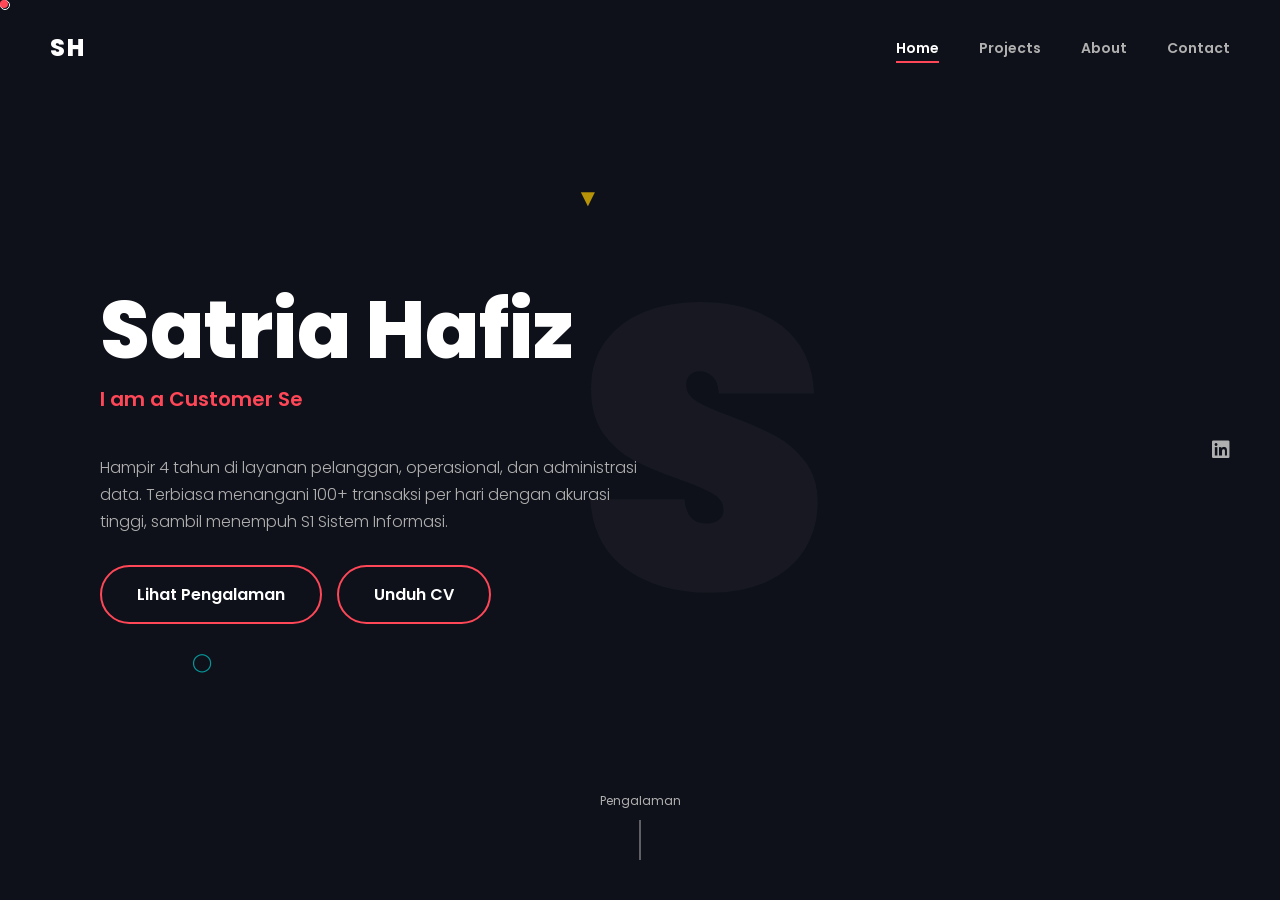
<file: index.html>
<!DOCTYPE html>
<html lang="id">
<head>
    <meta charset="UTF-8">
    <meta name="viewport" content="width=device-width, initial-scale=1.0">
    <title>Satria Hafiz | Customer Service & Operations</title>
    <meta name="description" content="Portofolio Satria Hafiz: pengalaman layanan pelanggan, operasional, dan administrasi data. Mahasiswa S1 Sistem Informasi, Universitas Terbuka.">
    <meta property="og:title" content="Satria Hafiz | Customer Service & Operations">
    <meta property="og:description" content="Hampir 4 tahun di layanan pelanggan, operasional, dan administrasi data.">
    <link rel="icon" href="data:image/svg+xml,<svg xmlns=%27http://www.w3.org/2000/svg%27 viewBox=%270 0 100 100%27><text y=%27.9em%27 font-size=%2790%27>S</text></svg>">
    
    <!-- Link ke Font (Poppins) -->
    <link href="https://fonts.googleapis.com/css2?family=Poppins:wght@300;600;800&display=swap" rel="stylesheet">
    
    <!-- Link ke Icon (FontAwesome) -->
    <link rel="stylesheet" href="https://cdnjs.cloudflare.com/ajax/libs/font-awesome/6.0.0/css/all.min.css">
    
    <!-- Link ke File CSS-->
    <link rel="stylesheet" href="style.css">
</head>
<body>

    <!-- Kursor Kustom (Lingkaran kecil) -->
    <div class="cursor"></div>
    <div class="cursor2"></div>

    <!-- Navigasi -->
    <header>
        <a href="index.html" class="logo hover-trigger">SH</a>
        <nav>
            <ul>
                <!-- class "hover-trigger" -->
                <li><a href="index.html" class="hover-trigger active">Home</a></li>
                <li><a href="projects.html" class="hover-trigger">Projects</a></li>
                <li><a href="about.html" class="hover-trigger">About</a></li>
                <li><a href="contact.html" class="hover-trigger">Contact</a></li>
            </ul>
        </nav>
    </header>

    <!-- Elemen Dekorasi Background -->
    <div class="bg-letter" id="parallax-letter">S</div>
    <div class="shape shape-triangle">▼</div>
    <div class="shape shape-circle">◯</div>

    <!-- Konten Utama -->
    <div class="hero">
        <h1 class="hover-trigger">Satria Hafiz</h1>
        <!-- Efek mengetik -->
        <p>I am a <span class="typing-text"></span></p>
        <p class="tagline">Hampir 4 tahun di layanan pelanggan, operasional, dan administrasi data. Terbiasa menangani 100+ transaksi per hari dengan akurasi tinggi, sambil menempuh S1 Sistem Informasi.</p>
        
        <div class="btn-row">
            <a href="projects.html" class="btn hover-trigger">Lihat Pengalaman</a>
            <a href="cv-satria.pdf" target="_blank" download class="btn hover-trigger">Unduh CV</a>
        </div>
    </div>

    <!-- Sidebar Sosmed -->
    <div class="sidebar">
        <a href="https://www.linkedin.com/in/satria-hafiz-3870493a2/" target="_blank" class="hover-trigger"><i class="fab fa-linkedin"></i></a>
    </div>

    <!-- Indikator Scroll -->
    <a href="projects.html" class="scroll-down hover-trigger">
        Pengalaman
        <div class="line"></div>
    </a>

    <!-- Link ke File Javascript -->
    <script src="script.js"></script>
</body>
</html>
</file>
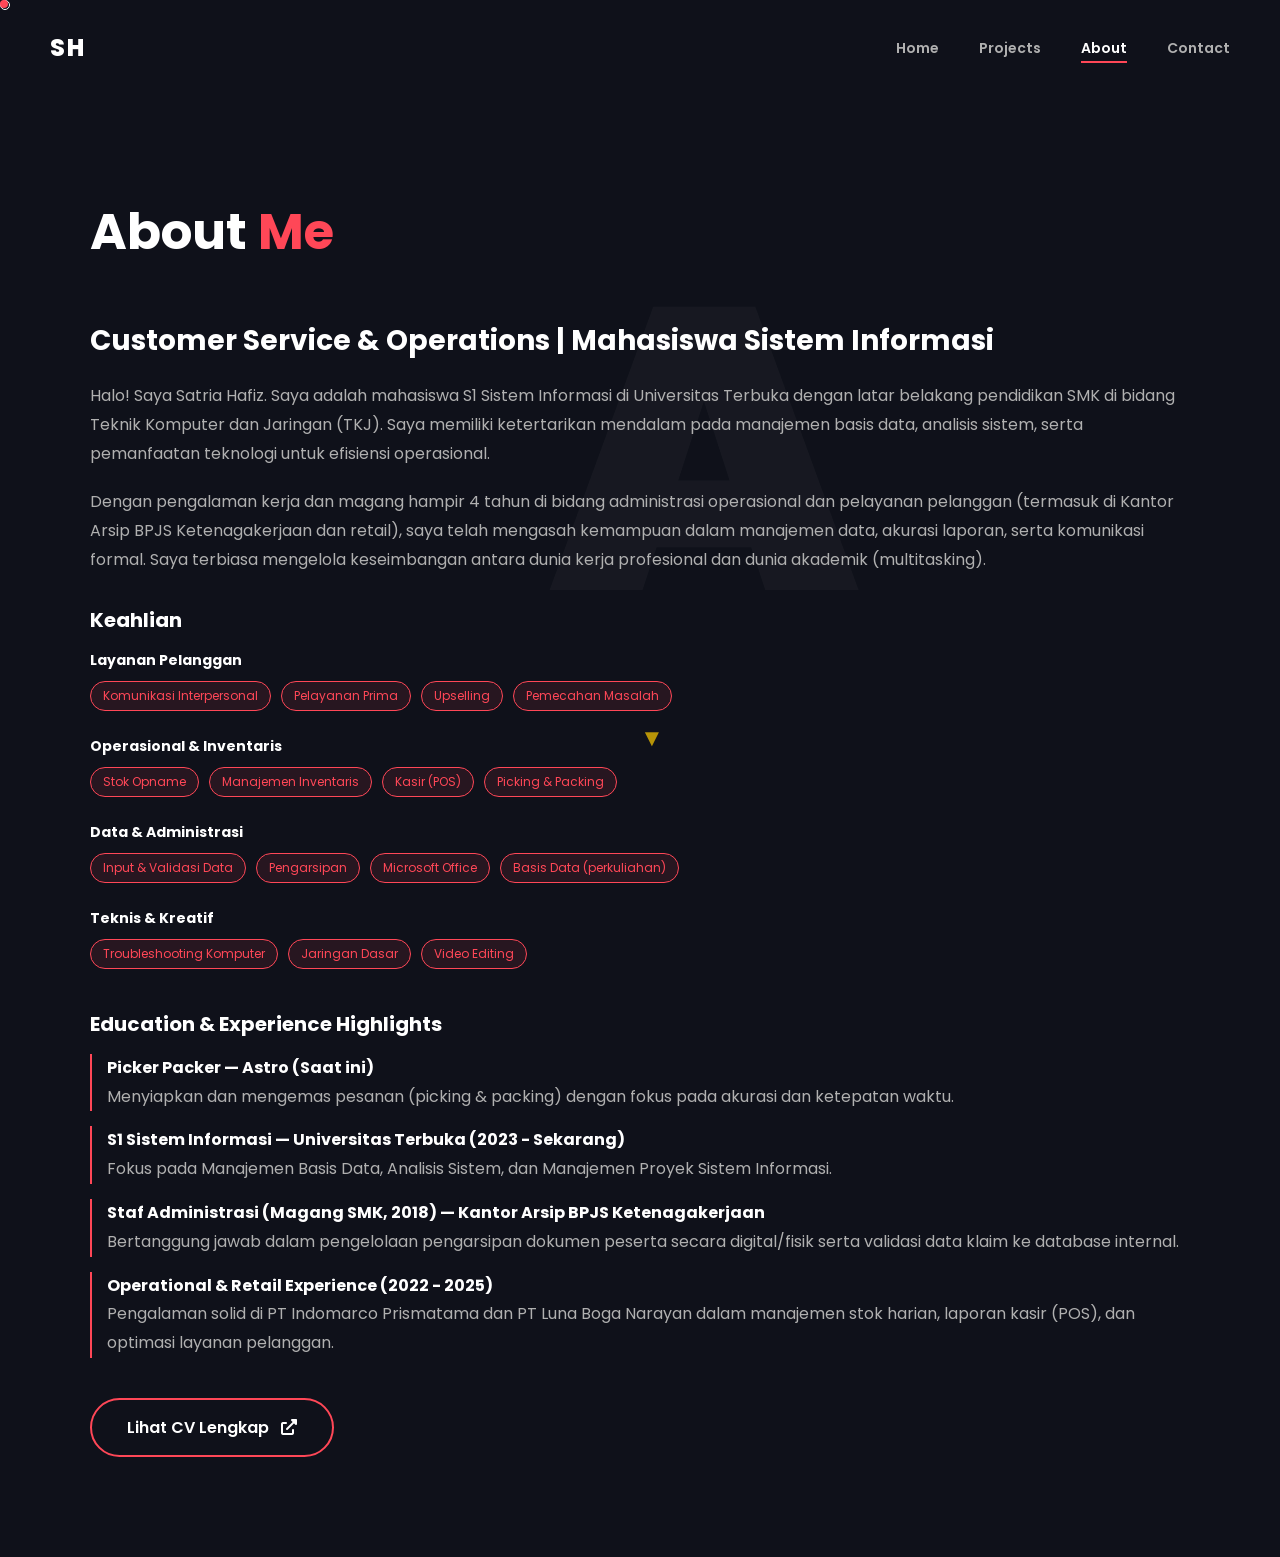
<file: about.html>
<!DOCTYPE html>
<html lang="id">
<head>
    <meta charset="UTF-8">
    <meta name="viewport" content="width=device-width, initial-scale=1.0">
    <title>About - Satria Hafiz</title>
    <link href="https://fonts.googleapis.com/css2?family=Poppins:wght@300;600;800&display=swap" rel="stylesheet">
    <link rel="stylesheet" href="https://cdnjs.cloudflare.com/ajax/libs/font-awesome/6.0.0/css/all.min.css">
    <link rel="stylesheet" href="style.css">
</head>
<body>
    <div class="cursor"></div>
    <div class="cursor2"></div>

    <header>
        <a href="index.html" class="logo hover-trigger">SH</a>
        <nav>
            <ul>
                <li><a href="index.html" class="hover-trigger">Home</a></li>
                <li><a href="projects.html" class="hover-trigger">Projects</a></li>
                <li><a href="about.html" class="hover-trigger active">About</a></li>
                <li><a href="contact.html" class="hover-trigger">Contact</a></li>
            </ul>
        </nav>
    </header>

    <div class="bg-letter" id="parallax-letter">A</div>
    <div class="shape shape-triangle" style="top:80%; left:50%;">▼</div>
    
    <div class="page-container">
        <h1 class="page-title hover-trigger">About <span class="text-accent">Me</span></h1>
        
        <div class="about-wrapper">
            <div class="about-text">
                <h3 class="hover-trigger">Customer Service & Operations | Mahasiswa Sistem Informasi</h3>
                <p>
                    Halo! Saya Satria Hafiz. Saya adalah mahasiswa S1 Sistem Informasi di Universitas Terbuka dengan latar belakang pendidikan SMK di bidang Teknik Komputer dan Jaringan (TKJ). Saya memiliki ketertarikan mendalam pada manajemen basis data, analisis sistem, serta pemanfaatan teknologi untuk efisiensi operasional.
                </p>
                <p>
                    Dengan pengalaman kerja dan magang hampir 4 tahun di bidang administrasi operasional dan pelayanan pelanggan (termasuk di Kantor Arsip BPJS Ketenagakerjaan dan retail), saya telah mengasah kemampuan dalam manajemen data, akurasi laporan, serta komunikasi formal. Saya terbiasa mengelola keseimbangan antara dunia kerja profesional dan dunia akademik (multitasking).
                </p>
                
                <div class="skills-box">
                    <h3 class="hover-trigger" style="font-size: 20px; margin-top: 30px; margin-bottom: 15px;">Keahlian</h3>
                    <div class="skill-group"><h4>Layanan Pelanggan</h4><div class="tech-stack"><span class="tech-tag">Komunikasi Interpersonal</span><span class="tech-tag">Pelayanan Prima</span><span class="tech-tag">Upselling</span><span class="tech-tag">Pemecahan Masalah</span></div></div>
                    <div class="skill-group"><h4>Operasional & Inventaris</h4><div class="tech-stack"><span class="tech-tag">Stok Opname</span><span class="tech-tag">Manajemen Inventaris</span><span class="tech-tag">Kasir (POS)</span><span class="tech-tag">Picking & Packing</span></div></div>
                    <div class="skill-group"><h4>Data & Administrasi</h4><div class="tech-stack"><span class="tech-tag">Input & Validasi Data</span><span class="tech-tag">Pengarsipan</span><span class="tech-tag">Microsoft Office</span><span class="tech-tag">Basis Data (perkuliahan)</span></div></div>
                    <div class="skill-group"><h4>Teknis & Kreatif</h4><div class="tech-stack"><span class="tech-tag">Troubleshooting Komputer</span><span class="tech-tag">Jaringan Dasar</span><span class="tech-tag">Video Editing</span></div></div>
                </div>

                <h3 class="hover-trigger" style="font-size: 20px; margin-top: 40px; margin-bottom: 15px;">Education & Experience Highlights</h3>
                <ul style="list-style: none; color: #b0b0b0; line-height: 1.8;">
                    <li style="margin-bottom: 15px; border-left: 2px solid #ff4757; padding-left: 15px;">
                        <strong style="color: #fff;">Picker Packer — Astro (Saat ini)</strong><br>
                        Menyiapkan dan mengemas pesanan (picking & packing) dengan fokus pada akurasi dan ketepatan waktu.
                    </li>
                    <li style="margin-bottom: 15px; border-left: 2px solid #ff4757; padding-left: 15px;">
                        <strong style="color: #fff;">S1 Sistem Informasi — Universitas Terbuka (2023 - Sekarang)</strong><br>
                        Fokus pada Manajemen Basis Data, Analisis Sistem, dan Manajemen Proyek Sistem Informasi.
                    </li>
                    <li style="margin-bottom: 15px; border-left: 2px solid #ff4757; padding-left: 15px;">
                        <strong style="color: #fff;">Staf Administrasi (Magang SMK, 2018) — Kantor Arsip BPJS Ketenagakerjaan</strong><br>
                        Bertanggung jawab dalam pengelolaan pengarsipan dokumen peserta secara digital/fisik serta validasi data klaim ke database internal.
                    </li>
                    <li style="margin-bottom: 15px; border-left: 2px solid #ff4757; padding-left: 15px;">
                        <strong style="color: #fff;">Operational & Retail Experience (2022 - 2025)</strong><br>
                        Pengalaman solid di PT Indomarco Prismatama dan PT Luna Boga Narayan dalam manajemen stok harian, laporan kasir (POS), dan optimasi layanan pelanggan.
                    </li>
                </ul>
                
                <br>
                <a href="cv-satria.pdf" target="_blank" class="btn hover-trigger">
                    Lihat CV Lengkap <i class="fas fa-external-link-alt" style="margin-left: 8px;"></i>
                </a>
            </div>
        </div>
    </div>

    <script src="script.js"></script>
</body>
</html>
</file>
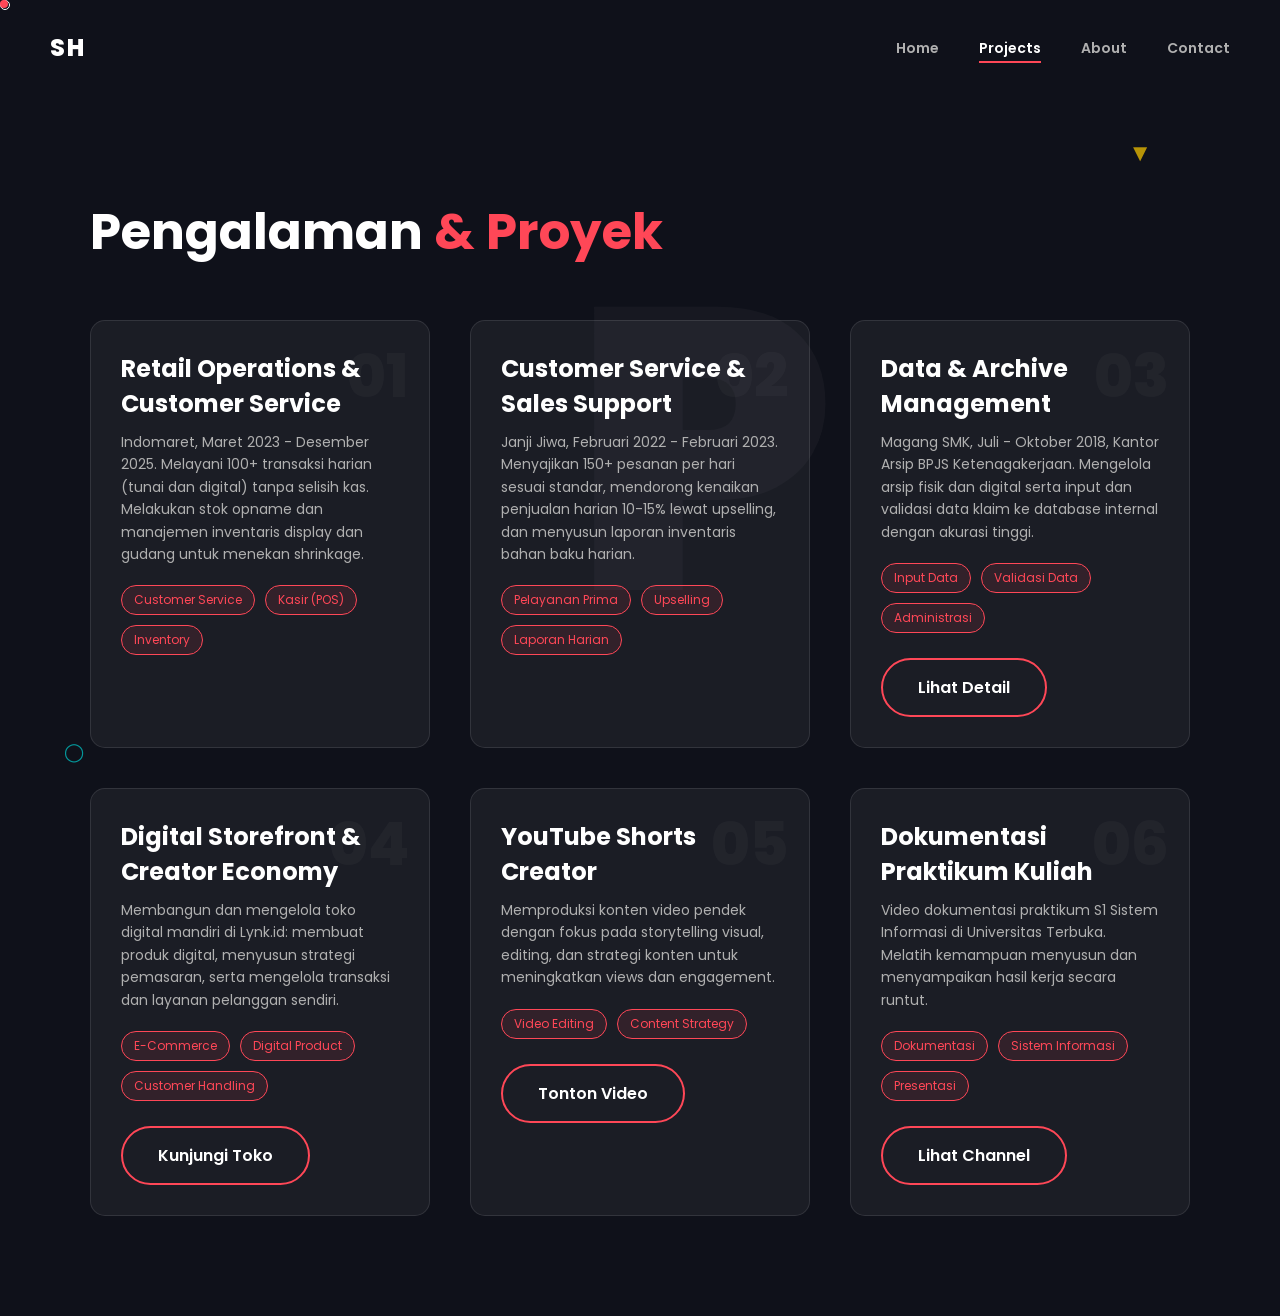
<file: projects.html>
<!DOCTYPE html>
<html lang="id">
<head>
    <meta charset="UTF-8">
    <meta name="viewport" content="width=device-width, initial-scale=1.0">
    <title>Pengalaman & Proyek - Satria Hafiz</title>
    <link href="https://fonts.googleapis.com/css2?family=Poppins:wght@300;600;800&display=swap" rel="stylesheet">
    <link rel="stylesheet" href="https://cdnjs.cloudflare.com/ajax/libs/font-awesome/6.0.0/css/all.min.css">
    <link rel="stylesheet" href="style.css">
</head>
<body>
    <div class="cursor"></div>
    <div class="cursor2"></div>

    <header>
        <a href="index.html" class="logo hover-trigger">SH</a>
        <nav>
            <ul>
                <li><a href="index.html" class="hover-trigger">Home</a></li>
                <li><a href="projects.html" class="hover-trigger active">Projects</a></li>
                <li><a href="about.html" class="hover-trigger">About</a></li>
                <li><a href="contact.html" class="hover-trigger">Contact</a></li>
            </ul>
        </nav>
    </header>

    <div class="bg-letter" id="parallax-letter">P</div>
    <div class="shape shape-triangle" style="top:15%; right:10%; left:auto;">▼</div>
    <div class="shape shape-circle" style="bottom:15%; left:5%;">◯</div>

    <div class="page-container">
        <h1 class="page-title hover-trigger">Pengalaman <span class="typing-text-static">& Proyek</span></h1>
        
<div class="project-grid">
            <div class="project-card hover-trigger">
                <div class="card-number">01</div>
                <h3>Retail Operations & Customer Service</h3>
                <p>Indomaret, Maret 2023 - Desember 2025. Melayani 100+ transaksi harian (tunai dan digital) tanpa selisih kas. Melakukan stok opname dan manajemen inventaris display dan gudang untuk menekan shrinkage.</p>
                <div class="tech-stack"><span class="tech-tag">Customer Service</span><span class="tech-tag">Kasir (POS)</span><span class="tech-tag">Inventory</span></div>
            </div>
            <div class="project-card hover-trigger">
                <div class="card-number">02</div>
                <h3>Customer Service & Sales Support</h3>
                <p>Janji Jiwa, Februari 2022 - Februari 2023. Menyajikan 150+ pesanan per hari sesuai standar, mendorong kenaikan penjualan harian 10-15% lewat upselling, dan menyusun laporan inventaris bahan baku harian.</p>
                <div class="tech-stack"><span class="tech-tag">Pelayanan Prima</span><span class="tech-tag">Upselling</span><span class="tech-tag">Laporan Harian</span></div>
            </div>
            <div class="project-card hover-trigger">
                <div class="card-number">03</div>
                <h3>Data & Archive Management</h3>
                <p>Magang SMK, Juli - Oktober 2018, Kantor Arsip BPJS Ketenagakerjaan. Mengelola arsip fisik dan digital serta input dan validasi data klaim ke database internal dengan akurasi tinggi.</p>
                <div class="tech-stack"><span class="tech-tag">Input Data</span><span class="tech-tag">Validasi Data</span><span class="tech-tag">Administrasi</span></div>
                <a href="about.html" class="btn hover-trigger">Lihat Detail</a>
            </div>
            <div class="project-card hover-trigger">
                <div class="card-number">04</div>
                <h3>Digital Storefront & Creator Economy</h3>
                <p>Membangun dan mengelola toko digital mandiri di Lynk.id: membuat produk digital, menyusun strategi pemasaran, serta mengelola transaksi dan layanan pelanggan sendiri.</p>
                <div class="tech-stack"><span class="tech-tag">E-Commerce</span><span class="tech-tag">Digital Product</span><span class="tech-tag">Customer Handling</span></div>
                <a href="https://lynk.id/digitalprowess" target="_blank" rel="noopener" class="btn hover-trigger">Kunjungi Toko</a>
            </div>
            <div class="project-card hover-trigger">
                <div class="card-number">05</div>
                <h3>YouTube Shorts Creator</h3>
                <p>Memproduksi konten video pendek dengan fokus pada storytelling visual, editing, dan strategi konten untuk meningkatkan views dan engagement.</p>
                <div class="tech-stack"><span class="tech-tag">Video Editing</span><span class="tech-tag">Content Strategy</span></div>
                <a href="https://www.youtube.com/@systematicsuccess_hq" target="_blank" rel="noopener" class="btn hover-trigger">Tonton Video</a>
            </div>
            <div class="project-card hover-trigger">
                <div class="card-number">06</div>
                <h3>Dokumentasi Praktikum Kuliah</h3>
                <p>Video dokumentasi praktikum S1 Sistem Informasi di Universitas Terbuka. Melatih kemampuan menyusun dan menyampaikan hasil kerja secara runtut.</p>
                <div class="tech-stack"><span class="tech-tag">Dokumentasi</span><span class="tech-tag">Sistem Informasi</span><span class="tech-tag">Presentasi</span></div>
                <a href="https://www.youtube.com/@SatriaHafiz-o3g" target="_blank" rel="noopener" class="btn hover-trigger">Lihat Channel</a>
            </div>
        </div>
    </div>

    <script src="script.js"></script>
</body>
</html>
</file>
<file: style.css>
/* --- Reset Dasar --- */
* {
    margin: 0;
    padding: 0;
    box-sizing: border-box;
}

body {
    background-color: #0f111a;
    color: #ffffff;
    font-family: 'Poppins', sans-serif;
    
    /* PERBAIKAN SCROLLING DISINI: */
    overflow-x: hidden; 
    overflow-y: auto; 
    min-height: 100vh; 
    height: auto;
}

/* --- Kursor Kustom --- */
.cursor {
    width: 10px;
    height: 10px;
    border: 1px solid white;
    border-radius: 50%;
    position: fixed; 
    transition-duration: 200ms;
    transition-timing-function: ease-out;
    pointer-events: none;
    z-index: 999;
}

.cursor2 {
    width: 8px;
    height: 8px;
    background-color: #ff4757;
    border-radius: 50%;
    position: fixed; 
    pointer-events: none;
    z-index: 999;
}

/* Efek saat kursor menyentuh menu (membesar) */
.cursor.expand {
    transform: scale(5);
    background-color: rgba(255, 255, 255, 0.1);
    border: none;
}

/* --- Header & Nav --- */
header {
    display: flex;
    justify-content: space-between;
    align-items: center;
    padding: 30px 50px;
    position: relative;
    z-index: 10;
}

.logo {
    font-size: 24px;
    font-weight: 800;
    color: #fff;
    text-decoration: none;
    letter-spacing: 2px;
}

nav ul {
    display: flex;
    list-style: none;
}

nav ul li {
    margin-left: 40px;
}

nav ul li a {
    color: #b0b0b0;
    text-decoration: none;
    font-size: 14px;
    font-weight: 600;
    position: relative;
    transition: 0.3s;
}

/* Class active untuk menandai menu yang sedang dibuka */
nav ul li a:hover, nav ul li a.active {
    color: #fff;
}

/* Efek Garis Bawah saat Hover Menu */
nav ul li a::after {
    content: '';
    position: absolute;
    width: 0;
    height: 2px;
    bottom: -5px;
    left: 0;
    background-color: #ff4757;
    transition: width 0.3s;
}

nav ul li a:hover::after, nav ul li a.active::after {
    width: 100%;
}

/* --- Dekorasi Background --- */
.bg-letter {
    position: absolute;
    font-size: 400px;
    font-weight: 900;
    color: rgba(255, 255, 255, 0.03); 
    top: 50%;
    left: 55%;
    transform: translate(-50%, -50%);
    z-index: 1;
    user-select: none;
}

.shape {
    position: absolute;
    z-index: 2;
    opacity: 0.7;
}
.shape-triangle {
    top: 20%; left: 45%;
    color: #ffcc00; font-size: 24px;
    animation: float 4s infinite ease-in-out;
}
.shape-circle {
    bottom: 25%; left: 15%;
    color: #00d2d3; font-size: 18px;
    animation: float 5s infinite ease-in-out reverse;
}

@keyframes float {
    0%, 100% { transform: translateY(0); }
    50% { transform: translateY(-20px); }
}

/* --- Hero Section (Halaman Home) --- */
.hero {
    height: 80vh;
    display: flex;
    flex-direction: column;
    justify-content: center;
    padding-left: 100px;
    position: relative;
    z-index: 5;
}

.hero h1 {
    font-size: 80px;
    font-weight: 800;
    line-height: 1.1;
    margin-bottom: 10px;
}

.hero p {
    font-size: 20px;
    color: #ff4757; 
    font-weight: 600;
    margin-bottom: 40px;
    min-height: 30px; 
}

/* Tombol */
.btn {
    display: inline-block;
    padding: 15px 35px;
    border: 2px solid #ff4757;
    color: #fff;
    text-decoration: none;
    font-weight: 600;
    border-radius: 30px;
    width: fit-content;
    transition: 0.3s;
}

.btn:hover {
    background-color: #ff4757;
    box-shadow: 0 0 15px #ff4757;
}

/* --- Sidebar Sosmed --- */
.sidebar {
    position: fixed;
    right: 50px;
    top: 50%;
    transform: translateY(-50%);
    display: flex;
    flex-direction: column;
    gap: 25px;
    z-index: 10;
}

.sidebar a {
    color: #b0b0b0;
    font-size: 20px;
    transition: 0.3s;
}

.sidebar a:hover {
    color: #ff4757;
    transform: scale(1.2);
}

/* --- Scroll Indicator --- */
.scroll-down {
    position: absolute;
    bottom: 40px;
    left: 50%;
    transform: translateX(-50%);
    text-align: center;
    font-size: 12px;
    color: #b0b0b0;
    animation: floatX 2s infinite;
}

.line {
    width: 1px;
    height: 40px;
    background-color: #b0b0b0;
    margin: 10px auto 0;
}

/* =========================================
   STYLE UNTUK HALAMAN LAIN (Projects, About, Contact)
   ========================================= */

/* Layout Container Halaman */
.page-container {
    padding: 100px 50px;
    max-width: 1200px;
    margin: 0 auto;
    position: relative;
    z-index: 5;
    animation: fadeIn 0.8s ease-out;
}

.page-container:last-child {
    padding-bottom: 150px; 
}

@keyframes fadeIn {
    from { opacity: 0; transform: translateY(20px); }
    to { opacity: 1; transform: translateY(0); }
}

.page-title {
    font-size: 50px;
    margin-bottom: 50px;
    position: relative;
    display: inline-block;
}

.page-title span { color: #ff4757; }
.text-accent { color: #ff4757; }

/* --- Projects Page Styling --- */
.project-grid {
    display: grid;
    grid-template-columns: repeat(auto-fit, minmax(300px, 1fr));
    gap: 40px;
}

.project-card {
    background: rgba(255, 255, 255, 0.05); 
    padding: 30px;
    border-radius: 15px;
    border: 1px solid rgba(255, 255, 255, 0.1);
    transition: 0.4s;
    position: relative;
    overflow: hidden;
}

.project-card:hover {
    transform: translateY(-10px);
    border-color: #ff4757;
    background: rgba(255, 255, 255, 0.08);
}

.card-number {
    position: absolute;
    top: 10px;
    right: 20px;
    font-size: 60px;
    font-weight: 800;
    color: rgba(255, 255, 255, 0.03);
}

.project-card h3 {
    font-size: 24px;
    margin-bottom: 10px;
    color: #fff;
}

.project-card p {
    font-size: 14px;
    color: #b0b0b0;
    line-height: 1.6;
    margin-bottom: 20px;
}

.tech-stack {
    display: flex;
    flex-wrap: wrap;
    gap: 10px;
    margin-bottom: 25px;
}

.tech-tag {
    font-size: 12px;
    padding: 5px 12px;
    border-radius: 20px;
    background: rgba(255, 71, 87, 0.1);
    color: #ff4757;
    border: 1px solid #ff4757;
}

/* --- About Page Styling --- */
.about-wrapper {
    display: flex;
    gap: 60px;
    align-items: flex-start;
}

.about-text {
    flex: 1;
}

.about-text h3 {
    font-size: 28px;
    margin-bottom: 20px;
    color: #fff;
}

.about-text p {
    color: #b0b0b0;
    line-height: 1.8;
    margin-bottom: 20px;
}

.skills-box {
    margin-top: 30px;
}

.skill-item {
    margin-bottom: 15px;
}

.skill-name {
    display: flex;
    justify-content: space-between;
    margin-bottom: 5px;
    font-size: 14px;
    color: #fff;
}

.skill-bar {
    width: 100%;
    height: 6px;
    background: #2d3436;
    border-radius: 3px;
    overflow: hidden;
}

.skill-fill {
    height: 100%;
    background: #ff4757;
    width: 0;
    animation: fillBar 1.5s ease-out forwards;
}

@keyframes fillBar {
    to { width: var(--w); }
}

/* --- Contact Page Styling --- */
.contact-wrapper {
    display: flex;
    flex-direction: column;
    align-items: center;
    text-align: center;
}

.contact-methods {
    display: flex;
    gap: 30px;
    margin-top: 40px;
    flex-wrap: wrap;
    justify-content: center;
}

.contact-card {
    background: rgba(255, 255, 255, 0.05);
    padding: 30px 50px;
    border-radius: 15px;
    border: 1px solid rgba(255, 255, 255, 0.1);
    transition: 0.3s;
    text-decoration: none;
    min-width: 200px;
}

.contact-card:hover {
    border-color: #ff4757;
    transform: translateY(-5px);
}

.contact-card i {
    font-size: 40px;
    color: #ff4757;
    margin-bottom: 15px;
}

.contact-card h4 {
    color: #fff;
    font-size: 18px;
    margin-bottom: 5px;
}

.contact-card span {
    color: #b0b0b0;
    font-size: 14px;
}

/* --- Responsive Layout (Mobile) --- */
@media (max-width: 768px) {
    /* 1. KEMBALIKAN KURSOR ASLI & MATIKAN KURSOR KUSTOM */
    * {
        cursor: auto !important; /* Memunculkan kembali kursor/sentuhan asli HP */
    }
    .cursor, .cursor2 {
        display: none !important; /* Menyembunyikan elemen kursor kustom */
    }

    /* 2. RAPIKAN HEADER & MENU */
    header {
        padding: 20px;
        flex-direction: column; /* Menyusun logo di atas dan menu di bawahnya */
        gap: 15px;
    }
    
    nav ul {
        gap: 10px;
        justify-content: center;
        flex-wrap: wrap; /* Menu akan turun ke baris baru jika layar terlalu sempit */
        padding: 0;
    }
    
    nav ul li {
        margin-left: 0; /* Menghapus margin agar menu rapi di tengah */
    }
    
    nav ul li a {
        font-size: 13px;
    }

    /* 3. RAPIKAN HALAMAN DEPAN (HERO) */
    .hero {
        padding-left: 20px;
        padding-right: 20px;
        align-items: center;
        text-align: center;
        height: 70vh;
    }
    
    .hero h1 {
        font-size: 40px;
    }

    .hero p {
        font-size: 16px;
        margin-bottom: 30px;
    }

    /* Sembunyikan sidebar sosmed di HP agar tidak menutupi konten */
    .sidebar {
        display: none; 
    }

    /* 4. RAPIKAN HALAMAN LAIN (Projects, About, Contact) */
    .page-container {
        padding: 80px 20px;
    }

    .page-title {
        font-size: 35px; /* Perkecil sedikit ukuran judul halaman */
        margin-bottom: 30px;
        text-align: center; /* Posisikan judul di tengah untuk HP */
        display: block;
    }

    .about-wrapper {
        flex-direction: column;
    }
    
    .contact-methods {
        flex-direction: column;
        width: 100%;
        gap: 15px;
    }
    
    .contact-card {
        width: 100%;
        padding: 20px;
    }
}
/* --- Tambahan --- */
@media (hover: hover) and (pointer: fine) { * { cursor: none; } }
@keyframes floatX {
    0%, 100% { transform: translate(-50%, 0); }
    50% { transform: translate(-50%, -20px); }
}
.scroll-down { text-decoration: none; }
.hero p.tagline { color: #b0b0b0; font-size: 16px; font-weight: 300; line-height: 1.7; max-width: 560px; min-height: 0; margin-bottom: 30px; }
.btn-row { display: flex; gap: 15px; flex-wrap: wrap; }
.skill-group { margin-bottom: 5px; }
.skill-group h4 { font-size: 14px; color: #fff; margin-bottom: 10px; }
</file>
